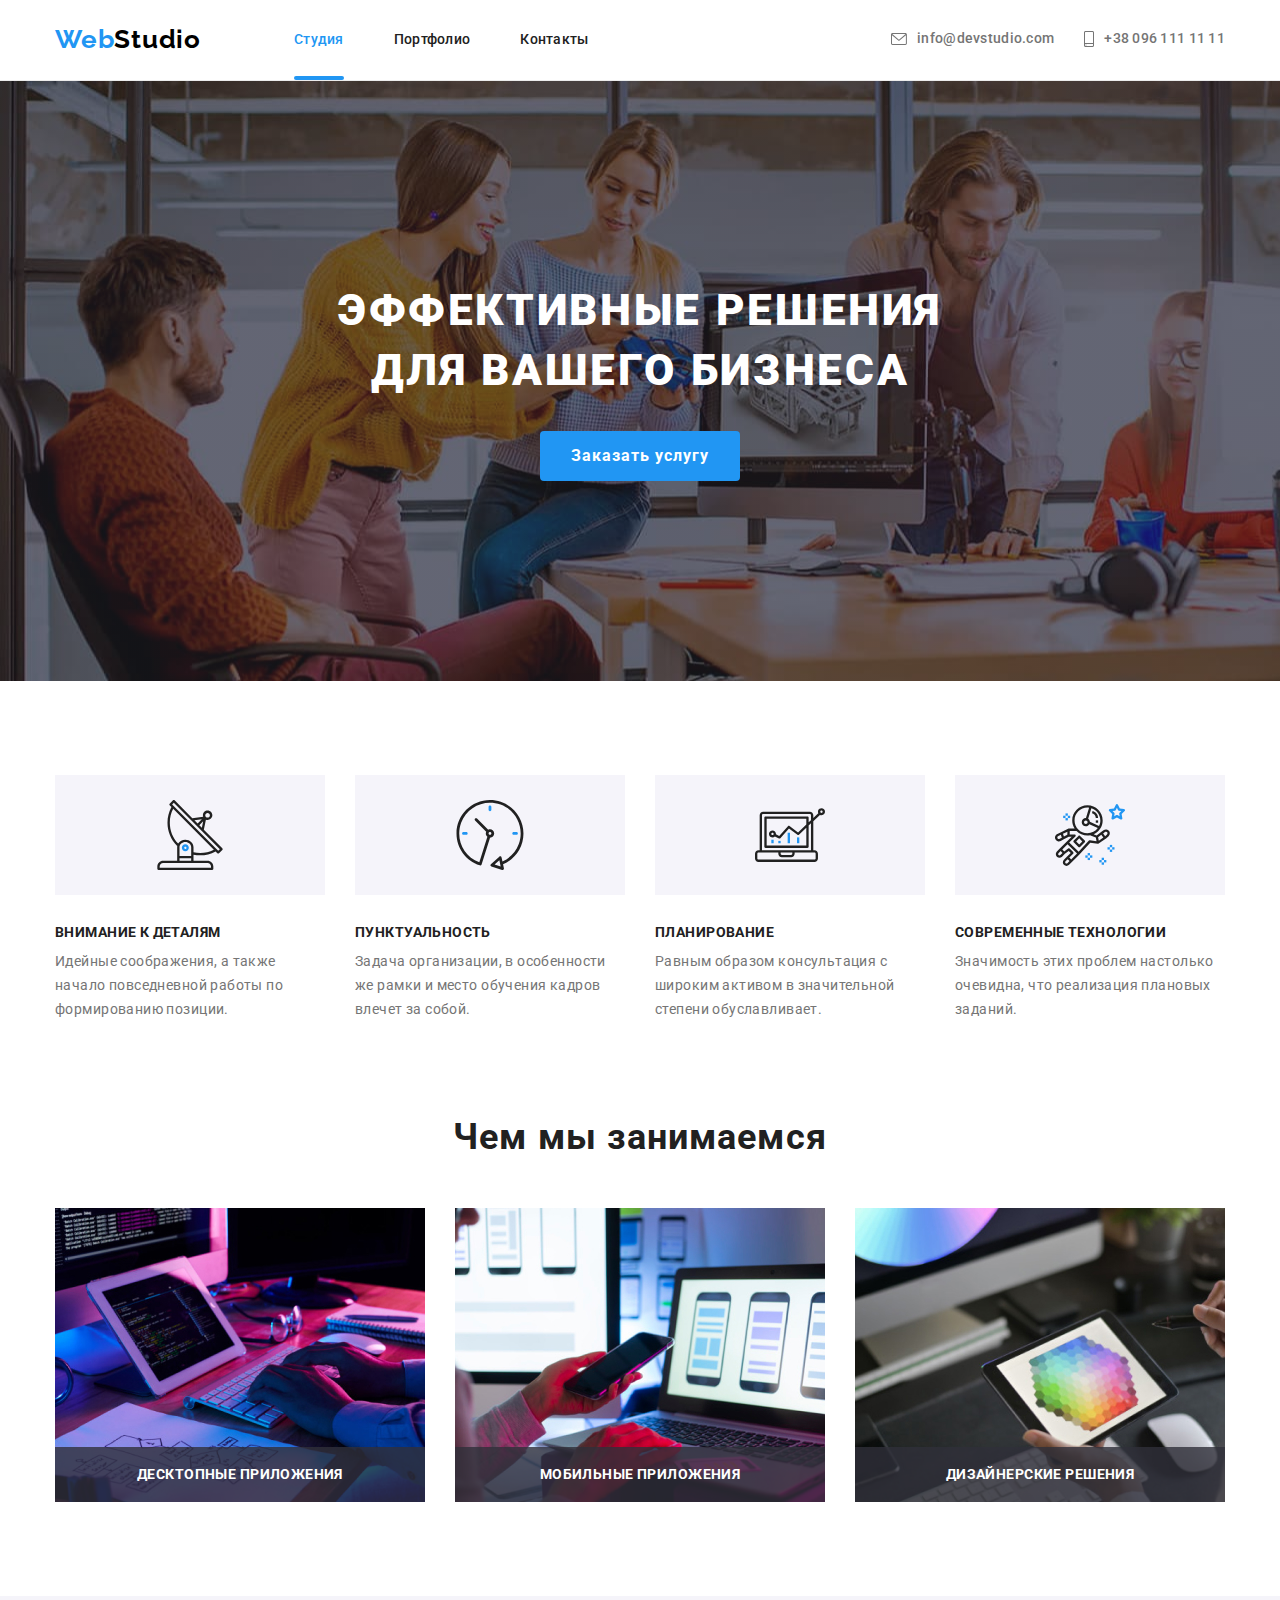
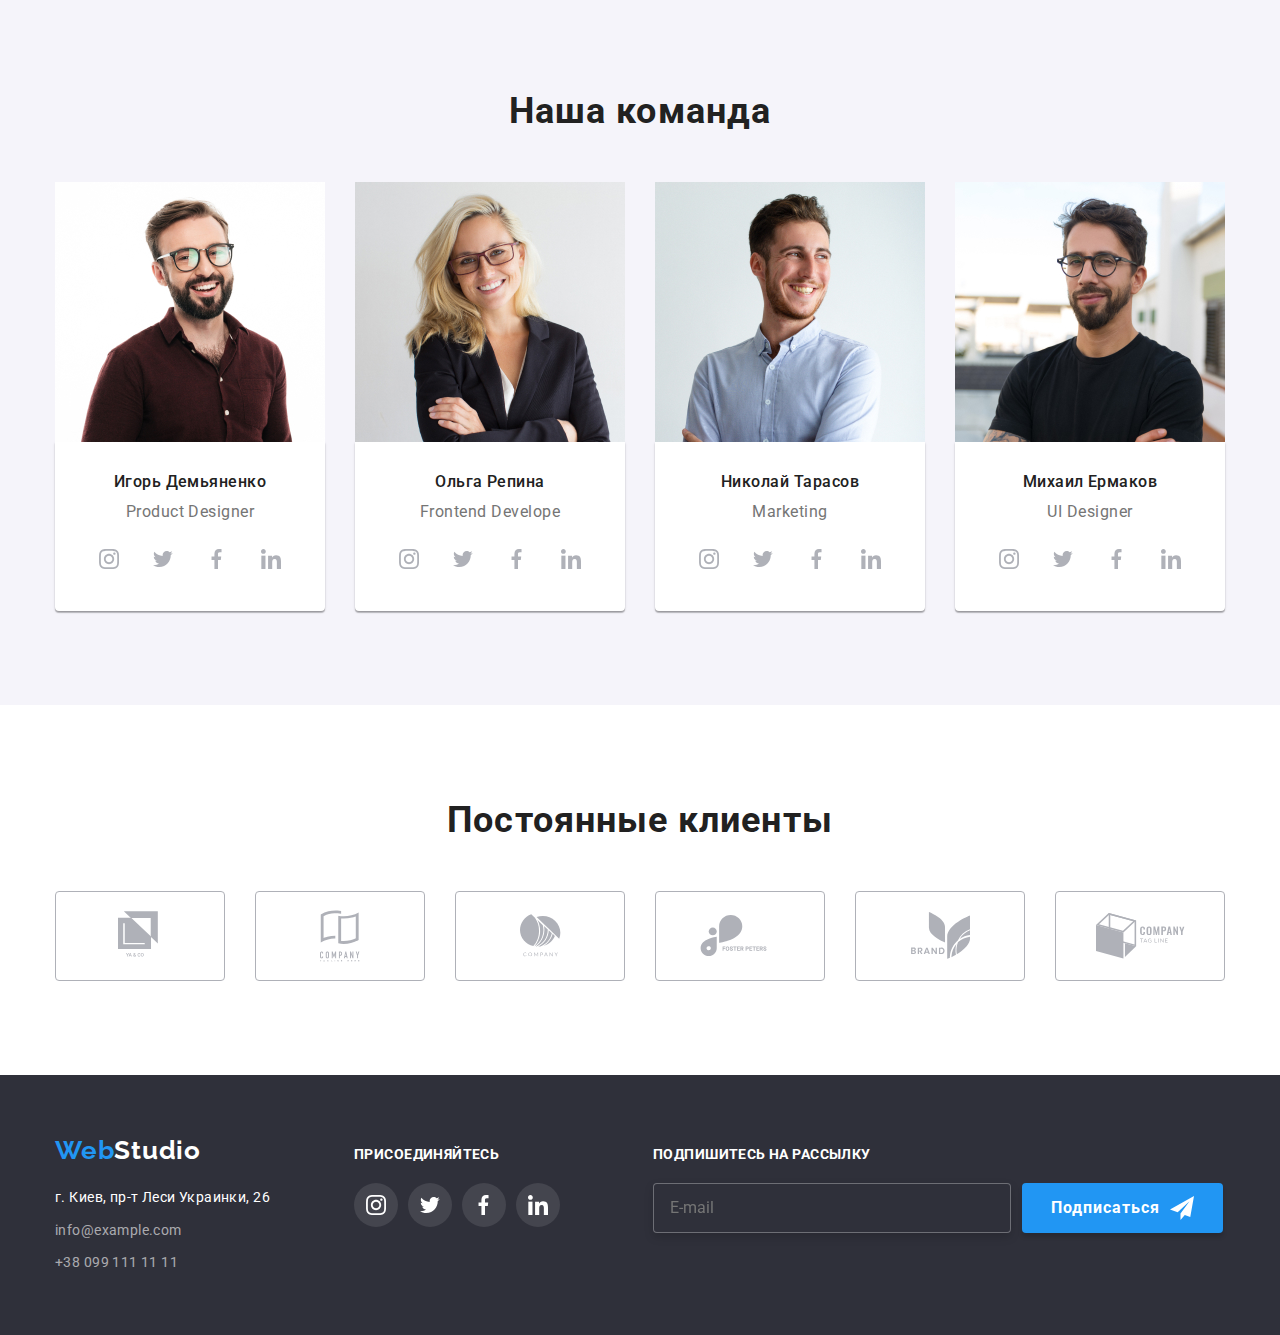
<file: index.html>
<!DOCTYPE html>
<html lang="ru">
<head>
    <meta charset="UTF-8">
    <meta name="viewport" content="width=device-width, initial-scale=1.0">
    <title>Webstudio</title>
    <link rel="preconnect" href="https://fonts.gstatic.com">
    <link href="https://fonts.googleapis.com/css2?family=Oleo+Script&family=Raleway:wght@700&family=Roboto:wght@400;500;700;900&display=swap" 
    rel="stylesheet">
    <link rel="stylesheet" href="https://cdnjs.cloudflare.com/ajax/libs/modern-normalize/1.0.0/modern-normalize.min.css">
    <link rel="stylesheet" href="./css/style.css" />
</head>
<body>
    <!--header-->
    <header class="header">
        <div class="container">
        <!--Навигация-->
        <nav class="navigation">
        <a class="logo" href="#"><span class="logo-accent">Web</span>Studio</a>
        <ul class="navigation-menu">
            <li class="navigation-menu-item">
                <a class="navigation-menu-link is-current" href="#">Студия</a>
            </li>
            <li class="navigation-menu-item">
                <a class="navigation-menu-link" href="./portfolio.html">Портфолио</a>
            </li>
            <li class="navigation-menu-item">
                <a class="navigation-menu-link" href="#">Контакты</a>
            </li>
        </ul>
        </nav>
        <!--Адресс-->
        <address class="contact">
            <a  class="contact-email" href="mailto:info@devstudio.com">
                <svg class="contact-icon" width="16px" height="12px">
                    <use href="imagens/sprite.svg#icon-envelope"></use>
                </svg>
                info@devstudio.com 
            </a>
            <a class="contact-phone" href="tell:+380961111111">
                <svg class="contact-icon" width="10px" height="16px">
                    <use href="imagens/sprite.svg#icon-smartphone"></use>
                </svg>
                +38 096 111 11 11
            </a>
        </address>
        </div>
     </header>


    <main>
        <!--Герой-->
        <section class="hero">
            <div class="container">
                <h1 class="title">Эффективные решения для вашего бизнеса</h1>
                <button class="button-hero" type="button" data-modal-open>Заказать услугу </button>
            </div>
        </section>
        <!--Секция 2 Преимущества-->
        <section class="section-advantages">
            <div class="container">
                <h2 class="visually-hidden">Преимущества</h2>
                <ul class="section-advantages-list">
                    <li class="section-advantages-item">
                        <div class="advantages-container">
                            <svg width="70px" height="70px">
                                <use href="imagens/sprite.svg#icon-antenna"></use>
                            </svg>
                        </div>
                        <h3 class="section-advantages-title">Внимание к деталям</h3>
                        <p class="section-advantages-text">Идейные соображения, а также начало повседневной работы по формированию позиции.</p>
                    </li>
                    <li class="section-advantages-item">
                        <div class="advantages-container">
                            <svg width="70px" height="70px">
                                <use href="imagens/sprite.svg#icon-clock"></use>
                            </svg>
                        </div>
                        <h3 class="section-advantages-title">Пунктуальность</h3>
                        <p class="section-advantages-text">Задача организации, в особенности же рамки и место обучения кадров влечет за собой.</p>
                    </li>
                    <li class="section-advantages-item">
                        <div class="advantages-container">
                            <svg width="70px" height="70px">
                                <use href="imagens/sprite.svg#icon-diagram"></use>
                            </svg>
                        </div>
                        <h3 class="section-advantages-title">Планирование</h3>
                        <p class="section-advantages-text">Равным образом консультация с широким активом в значительной степени обуславливает.</p>
                    </li>
                    <li class="section-advantages-item">
                        <div class="advantages-container">
                            <svg width="70px" height="70px">
                                <use href="imagens/sprite.svg#icon-astronaut"></use>
                            </svg>
                        </div>
                        <h3 class="section-advantages-title">Современные технологии</h3>
                        <p class="section-advantages-text">Значимость этих проблем настолько очевидна, что реализация плановых заданий.</p>
                    </li>
                </ul>
            </div>
        </section>

        <!--секция Чем мы занимаемся-->
        <section class="section-adout">
            <div class="container">
            <h2 class="subtitle">Чем мы занимаемся</h2>
            <ul class="section-adout-list">
                <li class="section-about-item">
                    <img class="section-adout-img" src="./imagens/main/img.jpg" alt="печатает на клавиатуре" width="370" height="294">
                    <div class="section-about-container">
                        <p class="section-adout-text">Десктопные приложения</p>
                    </div>
                </li>
                <li class="section-about-item">
                    <img class="section-adout-img" src="./imagens/main/img2.jpg" alt="смартфон в руке" width="370" height="294" >
                    <div class="section-about-container">
                        <p class="section-adout-text">Мобильные приложения</p>
                    </div>
                </li>
                <li class="section-about-item">
                    <img class="section-adout-img"  src="./imagens/main/img3.jpg" alt="работает на планшете" width="370" height="294">
                    <div class="section-about-container">
                        <p class="section-adout-text">Дизайнерские решения</p>
                    </div>
                </li>
            </ul>
            </div>
        </section>
        <!--Сотрудники-->
        <section class="section-workers">
            <div class="container">
                <h2 class="subtitle">Наша команда</h2>
           <ul class="section-workers-list">
               <li class="section-workers-item">
                   <img class="section-workers-img" src="./imagens/workers/ihor.jpg" alt="Игорь Демьяненко" width="270" height="260">
                   <div class="worker-card">
                   <h3 class="section-workers-title">Игорь Демьяненко</h3>
                   <p class="section-workers-text" lang="en">Product Designer</p>
                   <ul class="social-list-links">
                       <li class="social-item">
                           <a class="social-link" href="#">
                            <svg class="social-icon" width="20px" height="20px">
                                <use href="imagens/sprite.svg#icon-instagram"></use>
                             </svg>
                           </a>
                        </li>
                       <li class="social-item">
                           <a class="social-link" href="#">
                           <svg class="social-icon" width="20px" height="20px">
                             <use href="imagens/sprite.svg#icon-twitter"></use>
                           </svg>
                          </a>
                        </li>
                       <li class="social-item">
                           <a class="social-link" href="#">
                           <svg class="social-icon" width="20px" height="20px">
                             <use href="imagens/sprite.svg#icon-facebook"></use>
                           </svg>
                          </a>
                        </li>
                       <li class="social-item">
                           <a class="social-link" href="#">
                           <svg class="social-icon" width="20px" height="20px">
                             <use href="imagens/sprite.svg#icon-linkedin"></use>
                            </svg>
                           </a>
                        </li>
                   </ul>
                  </div>
               </li>
               <li class="section-workers-item">
                   <img class="section-workers-img" src="./imagens/workers/olha.jpg" alt="Ольга Репина" width="270" height="260">
                   <div class="worker-card">
                   <h3 class="section-workers-title">Ольга Репина</h3>
                   <p class="section-workers-text" lang="en">Frontend Develope</p>
                   <ul class="social-list-links">
                    <li class="social-item">
                        <a class="social-link" href="#">
                         <svg class="social-icon" width="20px" height="20px">
                             <use href="imagens/sprite.svg#icon-instagram"></use>
                          </svg>
                        </a>
                     </li>
                    <li class="social-item">
                        <a class="social-link" href="#">
                        <svg class="social-icon" width="20px" height="20px">
                          <use href="imagens/sprite.svg#icon-twitter"></use>
                        </svg>
                       </a>
                     </li>
                    <li class="social-item">
                        <a class="social-link" href="#">
                        <svg class="social-icon" width="20px" height="20px">
                          <use href="imagens/sprite.svg#icon-facebook"></use>
                        </svg>
                       </a>
                     </li>
                    <li class="social-item">
                        <a class="social-link" href="#">
                        <svg class="social-icon" width="20px" height="20px">
                          <use href="imagens/sprite.svg#icon-linkedin"></use>
                         </svg>
                        </a>
                     </li>
                </ul>
                   </div>
               </li>
               <li class="section-workers-item">
                   <img class="section-workers-img" src="./imagens/workers/kolya.jpg" alt="Николай Тарасов" width="270" height="260">
                   <div class="worker-card">
                   <h3 class="section-workers-title">Николай Тарасов</h3>
                   <p class="section-workers-text" lang="en">Marketing</p>
                   <ul class="social-list-links">
                    <li class="social-item">
                        <a class="social-link" href="#">
                         <svg class="social-icon" width="20px" height="20px">
                             <use href="imagens/sprite.svg#icon-instagram"></use>
                          </svg>
                        </a>
                     </li>
                    <li class="social-item">
                        <a class="social-link" href="#">
                        <svg class="social-icon" width="20px" height="20px">
                          <use href="imagens/sprite.svg#icon-twitter"></use>
                        </svg>
                       </a>
                     </li>
                    <li class="social-item">
                        <a class="social-link" href="">
                        <svg class="social-icon" width="20px" height="20px">
                          <use href="imagens/sprite.svg#icon-facebook"></use>
                        </svg>
                       </a>
                     </li>
                    <li class="social-item">
                        <a class="social-link" href="">
                        <svg class="social-icon" width="20px" height="20px">
                          <use href="imagens/sprite.svg#icon-linkedin"></use>
                         </svg>
                        </a>
                     </li>
                </ul>
                   </div>
               </li>
               <li class="section-workers-item">
                   <img class="section-workers-img" src="./imagens/workers/misha.jpg" alt="Михаил Ермаков" width="270" height="260">
                   <div class="worker-card">
                   <h3 class="section-workers-title">Михаил Ермаков</h3>
                   <p class="section-workers-text" lang="en">UI Designer</p>
                   <ul class="social-list-links">
                    <li class="social-item">
                        <a class="social-link" href="#">
                         <svg class="social-icon" width="20px" height="20px">
                             <use href="imagens/sprite.svg#icon-instagram"></use>
                          </svg>
                        </a>
                     </li>
                    <li class="social-item">
                        <a class="social-link" href="#">
                        <svg class="social-icon" width="20px" height="20px">
                          <use href="imagens/sprite.svg#icon-twitter"></use>
                        </svg>
                       </a>
                     </li>
                    <li class="social-item">
                        <a class="social-link" href="#">
                        <svg class="social-icon" width="20px" height="20px">
                          <use href="imagens/sprite.svg#icon-facebook"></use>
                        </svg>
                       </a>
                     </li>
                    <li class="social-item">
                        <a class="social-link" href="#">
                        <svg class="social-icon" width="20px" height="20px">
                          <use href="imagens/sprite.svg#icon-linkedin"></use>
                         </svg>
                        </a>
                     </li>
                </ul>
                   </div>
               </li>
           </ul>
            </div>
           
        </section>

<!-- Постоянные клиенты -->
        <section class="clients">
            <div class="container">
              <h2 class="subtitle">Постоянные клиенты</h2>
               <ul class="clients-list">
                   <li class="clients-item">
                       <a class="clients-link" href="#">
                           <svg class="clients-icon" width="44px" height="49px"> 
                           <use href="imagens/sprite.svg#icon-logo-yaco"></use>
                           </svg>
                       </a>
                   </li>
                   <li class="clients-item">
                       <a class="clients-link" href="#">
                           <svg class="clients-icon" width="40px" height="52px"> 
                           <use href="imagens/sprite.svg#icon-logo-companyhere"></use>
                           </svg>
                       </a>
                   </li>
                   <li class="clients-item">
                       <a class="clients-link" href="#">
                           <svg class="clients-icon" width="41px" height="43px"> 
                           <use href="imagens/sprite.svg#icon-logo-company"></use>
                           </svg>
                       </a>
                   </li>
                   <li class="clients-item">
                       <a class="clients-link" href="#">
                           <svg class="clients-icon" width="80px" height="42px"> 
                           <use href="imagens/sprite.svg#icon-logo-foster"></use>
                           </svg>
                       </a>
                   </li>
                   <li class="clients-item">
                       <a class="clients-link" href="#">
                           <svg class="clients-icon" width="59px" height="47px"> 
                           <use href="imagens/sprite.svg#icon-logo-brand"></use>
                           </svg>
                       </a>
                   </li>
                   <li class="clients-item">
                       <a class="clients-link" href="#">
                           <svg class="clients-icon" width="89px" height="46px"> 
                               <use href="imagens/sprite.svg#icon-logo-companytagline"></use>
                           </svg>
                       </a>
                   </li>
               </ul>
            </div>
        </section>

    </main>

    <!--Подвал-->
    <footer class="footer">
      <div class="container">
        <div class="footer-adress-container">
            <a class="logo-footer" href="#"><span class="logo-accent">Web</span>Studio</a>
        <address class="footer-contact">
                <p class="address">г. Киев, пр-т Леси Украинки, 26</p>
            <ul>
                <li class="footer-contact-item"><a class="footer-contact-email" href="mailto:info@example.com">info@example.com</a></li>
                <li class="footer-contact-item"><a class="footer-contact-phone" href="tell:+380991111111">+38 099 111 11 11</a></li>
            </ul>
        </address>
        </div>
        
      
   <div class="footer-social-links">
    <p class="slogan">присоединяйтесь</p>
    <ul class="social-list-links">
        <li class="social-item">
            <a class="social-link" href="#">
             <svg class="social-icon" width="20px" height="20px">
                 <use href="imagens/sprite.svg#icon-instagram"></use>
              </svg>
            </a>
         </li>
        <li class="social-item">
            <a class="social-link" href="#">
            <svg class="social-icon" width="20px" height="20px">
              <use href="imagens/sprite.svg#icon-twitter"></use>
            </svg>
           </a>
         </li>
        <li class="social-item">
            <a class="social-link" href="#">
            <svg class="social-icon" width="20px" height="20px">
              <use href="imagens/sprite.svg#icon-facebook"></use>
            </svg>
           </a>
         </li>
        <li class="social-item">
            <a class="social-link" href="#">
            <svg class="social-icon" width="20px" height="20px">
              <use href="imagens/sprite.svg#icon-linkedin"></use>
             </svg>
            </a>
         </li>
    </ul>
   </div>

   <div class="footer-form-group">
      <p class="slogan-form">Подпишитесь на рассылку</p>
      <form class="footer-form" action="#" method="post">
          <input class="footer-form-input" type="email" name="email" placeholder="E-mail">
          <button class="button-subscribe" type="submit">
              <span class="subscribe">Подписаться</span>
              <svg width="24px" height="24px">
                  <use href="imagens/sprite.svg#icon-icon-send"></use>
              </svg>
            </button>
      </form>
</div>

      </div>
            
    </footer>
      <!-- Модальное окно -->
    <div class="backdrop is-hidden" data-modal>
        <div class="modal">
           <button class="close-btn" data-modal-close type="button">
               <svg width="18px" height="18px">
                   <use href="imagens/sprite.svg#icon-close"></use>
               </svg>
           </button>

           <p class="modal-slogan">Оставьте свои данные, мы вам перезвоним</p>
           <form class="modal-form">
               <label class="modal-label">Имя
                <span class="modal-form-input-wrapper">
                    <input class="modal-form-input"  type="text" name="user-name">
                    <svg class="modal-form-icon" width="18px" height="18px">
                        <use href="imagens/sprite.svg#icon-person"></use>
                    </svg>
                </span>
               </label>
               

                <label class="modal-label">Телефон
                    <span class="modal-form-input-wrapper">
                        <input class="modal-form-input" type="tel" name="tel">
                        <svg class="modal-form-icon" width="18px" height="18px">
                            <use href="imagens/sprite.svg#icon-phone-black"></use>
                        </svg>
                    </span>
                 </label>

                 <label class="modal-label">Почта
                     <span class="modal-form-input-wrapper">
                        <input class="modal-form-input" type="email" name="email" >
                        <svg class="modal-form-icon" width="18px" height="18px">
                            <use href="imagens/sprite.svg#icon-email-black"></use>
                        </svg>
                     </span>
                 </label>
         
                <label class="modal-label" >Комментарий
                    <textarea placeholder="Введите текст"class="modal-form-comment"name="comment"></textarea>
                </label>
               
                 <input class="modal-form-checkbox visually-hidden" id="user-policy" type="checkbox" name="user-policy" value="acceppt-policy">
                 <label class="modal-policy-text" for="user-policy" modal-form-policy>Соглашаюсь с рассылкой и принимаю <a class="modal-policy-text-link" href="#"> Условия договора</a></label>
                 

                 <button class="modal-form-button" type="submit">Отправить</button>

           </form>
        </div>
    </div>

    <script src="./js/modal.js"></script>

</body>
</html>
</file>
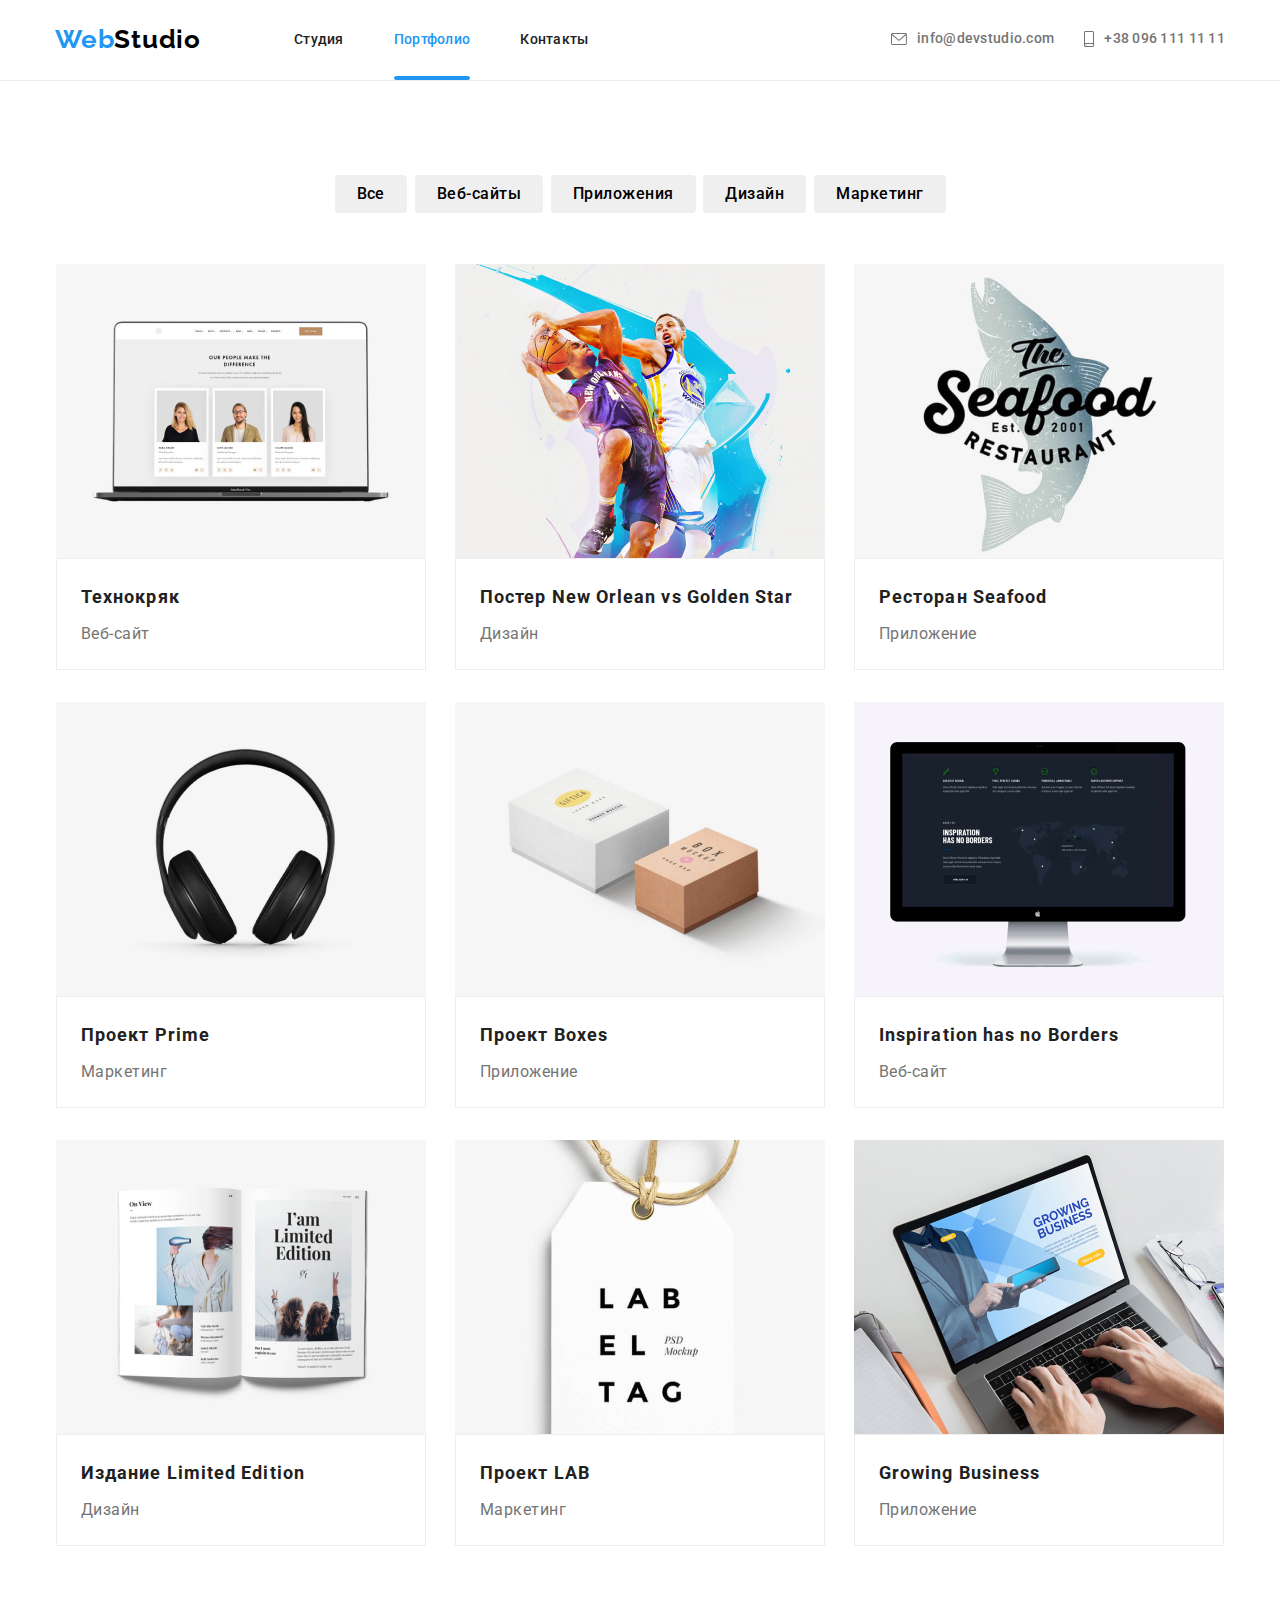
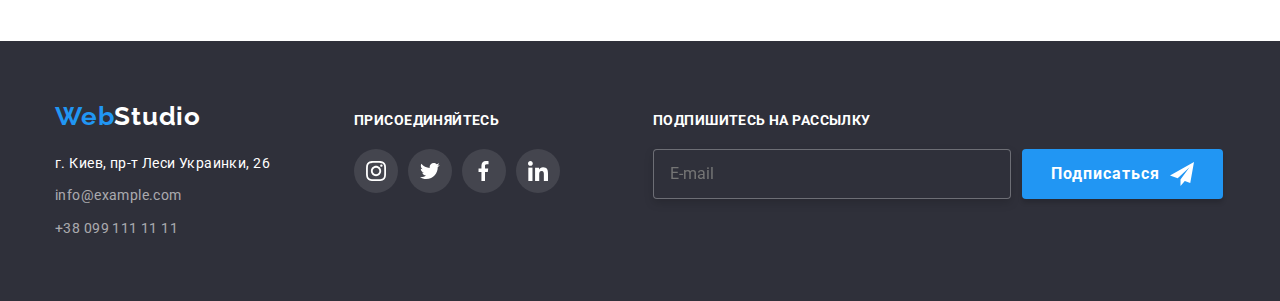
<file: portfolio.html>
<!DOCTYPE html>
<html lang="ru">
<head>
    <meta charset="UTF-8">
    <meta name="viewport" content="width=device-width, initial-scale=1.0">
    <title>Portfolio</title>
    <link rel="preconnect" href="https://fonts.gstatic.com">
    <link href="https://fonts.googleapis.com/css2?family=Oleo+Script&family=Raleway:wght@700&family=Roboto:wght@400;500;700;900&display=swap" 
     rel="stylesheet">
     <link rel="stylesheet" href="https://cdnjs.cloudflare.com/ajax/libs/modern-normalize/1.0.0/modern-normalize.min.css">
    <link rel="stylesheet" href="./css/style.css" />
</head>
<body>
     <!--header-->
    <header class="header">
        <div class="container">
            <!--Навигация-->
        <nav class="navigation">
            <a class="logo" href="#"><span class="logo-accent">Web</span>Studio</a>
            <ul class="navigation-menu">
                <li class="navigation-menu-item">
                    <a class="navigation-menu-link" href="./index.html">Студия</a>
                </li>
                <li class="navigation-menu-item">
                    <a class="navigation-menu-link is-current" href="./portfolio.html">Портфолио</a>
                </li>
                <li class="navigation-menu-item">
                    <a class="navigation-menu-link" href="#">Контакты</a>
                </li>
            </ul>
            </nav>
           <!--Адресс-->
        <address class="contact">
            <a  class="contact-email" href="mailto:info@devstudio.com">
                <svg class="contact-icon" width="16px" height="12px">
                    <use href="imagens/sprite.svg#icon-envelope"></use>
                </svg>
                info@devstudio.com 
            </a>
            <a class="contact-phone" href="tell:+380961111111">
                <svg class="contact-icon" width="10px" height="16px">
                    <use href="imagens/sprite.svg#icon-smartphone"></use>
                </svg>
                +38 096 111 11 11
            </a>
        </address>
        
     </header>

     <!--Main-->
    <main class="main-footer"> 
        <div class="container">
            <h1 class="visually-hidden">Портфолио</h1>
            <!--Кнопки-->
                <ul class="buttons-list">
                    <li class="button-item"><button class="button-portfolio" type="button">Все</button></li>
                    <li class="button-item"><button class="button-portfolio" type="button">Веб-сайты</button></li>
                    <li class="button-item"><button class="button-portfolio" type="button">Приложения</button></li>
                    <li class="button-item"><button class="button-portfolio" type="button">Дизайн</button></li>
                    <li class="button-item"><button class="button-portfolio" type="button">Маркетинг</button></li>
                </ul>
            <!--Наши работы(список картинок)-->
            <ul class="work-examples-list">
                <li class="work-examples-item">
                    <a class="work-examples-link" href="">
                        <div class="overlay-wrapper">
                            <img class="work-examples-img" src="./imagens/portfolio/laptop1.jpg" alt="открытый ноутбук" width="370" height="294">
                            <p class="overlay">Технокряк это современная площадка распространения коронавируса. Компании используют эту платформу для цифрового шпионажа и атак на защищённые сервера конкурентов.</p>
                        </div>
                        <div class="card-content">
                        <h2 class="work-examples-title">Технокряк</h2>
                        <p class="work-examples-text">Веб-сайт</p>
                        </div>
                    </a>
                    
                </li>
                <li class="work-examples-item">
                    <a class="work-examples-link" href="">
                        <div class="overlay-wrapper">
                            <img class="work-examples-img" src="./imagens/portfolio/bassketboll2.jpg" alt="два баскетболиста с мячом" width="370" height="294">
                            <p class="overlay">Технокряк это современная площадка распространения коронавируса. Компании используют эту платформу для цифрового шпионажа и атак на защищённые сервера конкурентов.</p>
                        </div>
                        <div class="card-content">
                        <h2 class="work-examples-title">Постер New Orlean vs Golden Star</h2>
                        <p class="work-examples-text">Дизайн</p>
                       </div>
                    </a>
                    
                </li>
                <li class="work-examples-item">
                    <a class="work-examples-link" href="">
                        <div class="overlay-wrapper">
                            <img class="work-examples-img" src="./imagens/portfolio/seafood3.jpg" alt="логотип ресторана" width="370" height="294">
                            <p class="overlay">Технокряк это современная площадка распространения коронавируса. Компании используют эту платформу для цифрового шпионажа и атак на защищённые сервера конкурентов.</p>
                        </div>
                        <div class="card-content">
                        <h2 class="work-examples-title">Ресторан Seafood</h2>
                        <p class="work-examples-text">Приложение</p>
                        </div>
                    </a>
                    
                </li>
                <li class="work-examples-item">
                    <a class="work-examples-link" href="">
                        <div class="overlay-wrapper">
                            <img class="work-examples-img" src="./imagens/portfolio/headphone4.jpg" alt="наушники" width="370" height="294">
                            <p class="overlay">Технокряк это современная площадка распространения коронавируса. Компании используют эту платформу для цифрового шпионажа и атак на защищённые сервера конкурентов.</p>
                        </div>
                        <div class="card-content">
                        <h2 class="work-examples-title">Проект Prime</h2>
                        <p class="work-examples-text">Маркетинг</p>
                        </div>
                    </a>
                    
                </li>
                <li class="work-examples-item">
                    <a class="work-examples-link" href="">
                        <div class="overlay-wrapper">
                            <img class="work-examples-img" src="./imagens/portfolio/boxes5.jpg" alt="две коробки" width="370" height="294">
                            <p class="overlay">Технокряк это современная площадка распространения коронавируса. Компании используют эту платформу для цифрового шпионажа и атак на защищённые сервера конкурентов.</p>
                        </div>
                        <div class="card-content">
                        <h2 class="work-examples-title">Проект Boxes</h2>
                        <p class="work-examples-text">Приложение</p>
                        </div>
                    </a>
                    
                </li>
                <li class="work-examples-item">
                    <a class="work-examples-link" href="">
                        <div class="overlay-wrapper">
                            <img class="work-examples-img" src="./imagens/portfolio/comp6.jpg" alt="экран компьютера" width="370" height="294">
                            <p class="overlay">Технокряк это современная площадка распространения коронавируса. Компании используют эту платформу для цифрового шпионажа и атак на защищённые сервера конкурентов.</p>
                        </div>
                        <div class="card-content">
                        <h2 class="work-examples-title" lang="en">Inspiration has no Borders</h2>
                        <p class="work-examples-text">Веб-сайт</p>
                        </div>
                    </a>
                    
                </li>
                <li class="work-examples-item">
                    <a class="work-examples-link" href="">
                        <div class="overlay-wrapper">
                            <img class="work-examples-img" src="./imagens/portfolio/book7.jpg" alt="открытая книга" width="370" height="294">
                            <p class="overlay">Технокряк это современная площадка распространения коронавируса. Компании используют эту платформу для цифрового шпионажа и атак на защищённые сервера конкурентов.</p>
                        </div>
                        <div class="card-content">
                        <h2 class="work-examples-title">Издание Limited Edition</h2>
                        <p class="work-examples-text">Дизайн</p>
                        </div>
                    </a>
                    
                </li>
                <li class="work-examples-item">
                    <a class="work-examples-link" href="">
                        <div class="overlay-wrapper">
                            <img class="work-examples-img" src="./imagens/portfolio/labeltag8.jpg" alt="значок" width="370" height="294">
                            <p class="overlay">Технокряк это современная площадка распространения коронавируса. Компании используют эту платформу для цифрового шпионажа и атак на защищённые сервера конкурентов.</p>
                        </div>
                        <div class="card-content">
                        <h2 class="work-examples-title">Проект LAB</h2>
                        <p class="work-examples-text">Маркетинг</p>
                        </div>
                    </a>
                    
                </li>
                <li class="work-examples-item">
                    <a class="work-examples-link" href="">
                        <div class="overlay-wrapper">
                            <img class="work-examples-img" src="./imagens/portfolio/laptop9.jpg" alt="печатает на клавиатуре ноутбука" width="370" height="294">
                            <p class="overlay">Технокряк это современная площадка распространения коронавируса. Компании используют эту платформу для цифрового шпионажа и атак на защищённые сервера конкурентов.</p>
                        </div>
                        <div class="card-content">
                        <h2 class="work-examples-title" lang="en">Growing Business</h2>
                        <p class="work-examples-text">Приложение</p>
                        </div>
                    </a>
                    
                </li>
            </ul>
        </div>
       
    </main>

 <!--Подвал-->
 <footer class="footer">
    <div class="container">
      <div class="footer-adress-container">
          <a class="logo-footer" href="#"><span class="logo-accent">Web</span>Studio</a>
      <address class="footer-contact">
              <p class="address">г. Киев, пр-т Леси Украинки, 26</p>
          <ul>
              <li class="footer-contact-item"><a class="footer-contact-email" href="mailto:info@example.com">info@example.com</a></li>
              <li class="footer-contact-item"><a class="footer-contact-phone" href="tell:+380991111111">+38 099 111 11 11</a></li>
          </ul>
      </address>
      </div>
      
    
 <div class="footer-social-links">
  <p class="slogan">присоединяйтесь</p>
  <ul class="social-list-links">
      <li class="social-item">
          <a class="social-link" href="">
           <svg class="social-icon" width="20px" height="20px">
               <use href="imagens/sprite.svg#icon-instagram"></use>
            </svg>
          </a>
       </li>
      <li class="social-item">
          <a class="social-link" href="">
          <svg class="social-icon" width="20px" height="20px">
            <use href="imagens/sprite.svg#icon-twitter"></use>
          </svg>
         </a>
       </li>
      <li class="social-item">
          <a class="social-link" href="">
          <svg class="social-icon" width="20px" height="20px">
            <use href="imagens/sprite.svg#icon-facebook"></use>
          </svg>
         </a>
       </li>
      <li class="social-item">
          <a class="social-link" href="">
          <svg class="social-icon" width="20px" height="20px">
            <use href="imagens/sprite.svg#icon-linkedin"></use>
           </svg>
          </a>
       </li>
  </ul>
 </div>

    
 <div class="footer-form-group">
    <p class="slogan-form">Подпишитесь на рассылку</p>
    <form class="footer-form" action="#" method="post">
        <input class="footer-form-input" type="email" name="email" placeholder="E-mail">
        <button class="button-subscribe" type="submit">
            <span class="subscribe">Подписаться</span>
            <svg width="24px" height="24px">
                <use href="imagens/sprite.svg#icon-icon-send"></use>
            </svg>
          </button>
    </form>
</div>
    
          
 </div>
  </footer>

</body>
</html>
</file>
<file: css/style.css>
:root{
  --main-font: "Roboto" , sans-serif;
  --secondary-font: "Raleway", sans-serif ;
  --accent-color: #212121;
  --secondary-color:#757575;
}


body{
  font-family: var(--main-font);
  color: var(--accent-color);
}

h1,
h2,
h3,
h4,
h5,
h6,
p{
  margin: 0;
}

ul{
  list-style: none;
  margin: 0;
  padding: 0;
}

img{
  display: block;
}

a{
  text-decoration: none;
}

.container{
  width: 1200px;
  margin-left: auto;
  margin-right: auto;
  padding-left: 15px;
  padding-right: 15px;
}

 /* =======================COMPONENTS=========================*/
  .visually-hidden {
    position: absolute;
    width: 1px;
    height: 1px;
    margin: -1px;
    border: 0;
    padding: 0;
    
    white-space: nowrap;
    clip-path: inset(100%);
    clip: rect(0 0 0 0);
    overflow: hidden;
  }
  
.logo-accent{
    color: #2196F3;
  }

  .navigation-menu-link.is-current{
    color: #2196F3;
  }
  /* =====================END COMPONENTS======================*/

   /* =======================HEADER=========================*/

    .header{
      padding-top: 24px;
      padding-bottom: 25px;
      border-bottom-width: 1px;
      border-bottom-style: solid;
      border-bottom-color:  #ececec;;
    }

    .header>.container{
      display: flex;
      align-items: center;
    }

    .navigation{
      display: flex;
      align-items: center;
    }

    .navigation-menu{
      display: flex;
      align-items: center; 
    }

    .header .logo{
      margin-right: 93px;
    }

    .header .contact{
      margin-left: auto;
      display: flex;
      align-items: center;
      
    }
    .header .contact-email{
      margin-right: 30px;
    }

   .logo{   
    font-family: var(--secondary-font);
    font-weight: bold;
    font-size: 26px;
    line-height: 1.19;
    letter-spacing: 0.03em;
    color:#000000;
    text-decoration: none;
  }

  .navigation-menu-item:not(:last-child){
    margin-right: 50px;
  }

.navigation-menu-link{
   font-size: 14px;
   font-weight: 500;
   line-height: 1.14;
   letter-spacing: 0.02em;
   text-align: left;
   color: var(--accent-color);
   text-decoration: none;

   position: relative;
   padding-bottom: 32px;
   padding-top: 32px;
   transition: color 250ms cubic-bezier(0.4, 0, 0.2, 1);
}

.navigation-menu-link:hover,
.navigation-menu-link:focus,
.contact-email:hover,
.contact-email:focus,
.contact-phone:hover,
.contact-phone:focus{
  color:  #2196F3;
}

.contact-phone,
.contact-email{
   font-style: normal;
   font-family: var(--main-font);
   font-size: 14px;
   font-weight: 500;
   line-height: 1.14;
   letter-spacing: 0.02em;
   text-align: left;
   color: var(--secondary-color);
   text-decoration: none;

   display: flex;
   align-items: center;
   transition: color 250ms cubic-bezier(0.4, 0, 0.2, 1);

  }

  .contact-icon{
    margin-right: 10px;
    fill: currentColor;
    
  }

  .is-current::after{
    display: inline-block;
    content: "";
    background: #2196F3;
    border-radius: 2px;
    height: 4px;
    width: 100%;

    position: absolute;
    bottom: -1px;
    left: 0;
  }
  



   /* =====================END HEADER======================*/

   /* ========================HERO==========================*/
.hero{
    padding-top: 200px;
    padding-bottom: 200px;
    background-color: #2F303A;
    background-image: linear-gradient(
      rgba(47, 48, 58, 0.4),
      rgba(47, 48, 58, 0.4)
      ), 
    url(../imagens/hero/hero.jpg);
    background-repeat: no-repeat;
    background-size: cover;
  }

.title{
   font-family:var(--main-font);
   font-weight: 900;
   font-size: 44px;
   line-height: 1.36;
   text-align: center;
   letter-spacing: 0.06em;
   text-transform: uppercase;
   color: #FFFFFF;

   margin-right: auto;
   margin-left: auto;
   width: 696px;
   margin-bottom: 30px;
  } 

.button-hero{
  font-family: var(--main-font);
   font-weight: bold;
   font-size: 16px;
   line-height: 1.87;
   text-align: center;
   letter-spacing: 0.06em;
   color: #FFFFFF;
   background-color:#2196F3 ;

   min-width: 200px;
   padding-top: 10px;
   padding-bottom: 10px;
   display:block;
   margin: 0 auto;
   border: none;
   cursor: pointer;
   border-radius: 4px;
  }
  
/* =======================END HERO======================*/

 /* ========================MAIN=======================*/
/*=== ПРЕИМУЩЕСТВА ===*/
 .section-advantages{
  padding-top: 94px;
  padding-bottom: 94px;
}
.section-advantages-list{
  display: flex;
  align-items: center;
  justify-content: space-between;
}

.section-advantages-item{
  width: 270px;
}


.subtitle{
  font-weight: bold;
  font-size: 36px;
  line-height: 1.17;
  text-align: center;
  letter-spacing: 0.03em;

  margin-bottom: 50px;
}

.section-advantages-title{
  font-weight: bold;
  font-size: 14px;
  line-height: 1.14;
  letter-spacing: 0.03em;
  text-transform: uppercase;

  margin-bottom: 10px;
}

.section-advantages-text{
  font-weight: normal;
  font-size: 14px;
  line-height: 1.71;
  letter-spacing: 0.03em;
  color: var(--secondary-color);  
}

.advantages-container{
  display: flex;
  justify-content: center;
  align-items: center;
  background-color: #F5F4FA;
  margin-bottom: 30px;
  height: 120px;
}
/*======= Чем мы занимаемся =======*/
.section-adout{
  padding-bottom: 94px;
}

.section-adout-list{
  display: flex;
  justify-content: space-between;
}

/* Текст на картинке */
.section-adout-text{
  font-family:var(--main-font);
  font-weight: bold;
  font-size: 14px;
  line-height: 1.14px;
  text-align: center;
  letter-spacing: 0.03em;
  text-transform: uppercase;
  color: #FFFFFF;
  padding-top: 27px;
  padding-bottom: 27px;
}

.section-about-container{
  background: rgba(47, 48, 58, 0.8);
  width: 100%;
  bottom: 0;
  left: 0;

  position: absolute;
}

.section-about-item{
  position: relative;
}

/* =====СОТРУДНИКИ===== */
.section-workers{
  background-color: #F5F4FA;
  padding-top: 94px;
  padding-bottom: 94px;
}

.section-workers-list{
  display: flex;
  justify-content: space-between;
}

.section-workers-title{
  font-weight: 500;
  font-size: 16px;
  line-height: 1.19;
  text-align: center;
  letter-spacing: 0.03em;

  margin-bottom: 10px;
}

.section-workers-text{
  font-weight: normal;
  font-size: 16px;
  line-height: 1.19;
  text-align: center;
  letter-spacing: 0.03em;
  color: var(--secondary-color);
  margin-bottom: 16px;
  
}

.social-list-links{
  display: flex;
  justify-content: center;
}

.social-item:not(:last-child){
  margin-right: 10px;
}

.social-link{
  display: flex;
  justify-content: center;
  align-items: center;
  width: 44px;
  height: 44px;
  color: #afb1b8;
  border-radius: 50%;

  transition: color 250ms cubic-bezier(0.4, 0, 0.2, 1);
}



.social-link:hover,
.social-link:focus{
  color:#FFFFFF;
  background-color: #2196F3;
}

.social-icon{
  fill: currentColor;
}

.worker-card{
  border-radius: 0px 0px 4px 4px;
  box-shadow: 0px 1px 3px rgba(0, 0, 0, 0.12), 0px 1px 1px rgba(0, 0, 0, 0.14), 0px 2px 1px rgba(0, 0, 0, 0.2);
  padding-top: 30px;
  padding-bottom: 30px;
  background-color: #FFFFFF;

}

/*==== Постоянные клиенты=====  */
.clients{
  padding-top: 94px;
  padding-bottom: 94px;
}

.clients-list{
  display: flex;
}

.clients-link{
  justify-content: center;
  align-items: center;
  display: flex;
  width: 170px;
  height: 90px;
  border: 1px solid #AFB1B8;
  border-radius: 4px;
  color: #AFB1B8 ;

  transition: color 250ms cubic-bezier(0.4, 0, 0.2, 1);
}

.clients-link:hover,
.clients-link:focus{
  border: 1px solid #2196F3;
  color:#2196F3
}  

.clients-icon{
  fill: currentColor;
}

.clients-item:not(:last-child){
  margin-right: 30px;
}



/* ========================END MAIN========================*/

/* ==========================FOOTER=======================*/
.footer{
  background-color: #2F303A;
  padding-top: 60px;
  padding-bottom: 60px;
}

.footer > .container{
  display: flex;
  align-items: baseline;
}

.footer-adress-container{
  margin-right: 84px;
}

.footer-social-links{
  margin-right: 93px;
}

.address{
  font-style: normal;
  font-weight: normal;
  font-size: 14px;
  line-height: 1.71;
  letter-spacing: 0.03em;
  color: #FFFFFF;

  display: block;
  margin-bottom: 9px;
}

.footer-contact-email{
  display: block;
  margin-bottom: 9px;
}

.footer-contact-phone,
.footer-contact-email{
  font-style: normal;
  font-weight: normal;
  font-size: 14px;
  line-height: 1.71;
  letter-spacing: 0.03em;
  color: rgba(255, 255, 255, 0.6);
  text-decoration: none;
}

.logo-footer{
  font-family: var(--secondary-font);
  font-weight: bold;
  font-size: 26px;
  line-height: 1.19;
  letter-spacing: 0.03em;
  color:#FFFFFF;
  text-decoration: none;

  display: block;
  margin-bottom: 20px;
}

.slogan{
  font-family: var(--main-font);
font-weight: bold;
font-size: 14px;
line-height: 1.14;
letter-spacing: 0.03em;
text-transform: uppercase;
color: #FFFFFF;
margin-bottom: 20px;
}

.footer .social-link{
  background-color: rgba(255, 255, 255, 0.1);
  color: #FFFFFF;

  transition: color 250ms cubic-bezier(0.4, 0, 0.2, 1);
}

.footer .social-link:hover,
.footer .social-link:focus{
  background-color: #2196F3;
}

/*===========МОДАЛЬНОЕ ОКНО ФУТЕР=========*/
.slogan-form{
  font-family: var(--main-font);
font-weight: bold;
font-size: 14px;
line-height: 1.14;
letter-spacing: 0.03em;
text-transform: uppercase;
color: #FFFFFF;
margin-bottom: 20px;
}

.footer-form-input{
  border: 1px solid rgba(255, 255, 255, 0.3);
  filter: drop-shadow(0px 4px 4px rgba(0, 0, 0, 0.15));
  border-radius: 4px;
  padding:15px 16px;
  background-color: #2F303A;

  width: 358px;
  height: 50px;
  margin-right: 12px;

}

.button-subscribe{
  min-width: 200px;
  height: 50px;
  background: #2196F3;
  box-shadow: 0px 4px 4px rgba(0, 0, 0, 0.15);
  border-radius: 4px;
  border: none;
  
  font-weight: bold;
  font-size: 16px;
  line-height: 1.87;
  align-items: center; 
  text-align: center;
  letter-spacing: 0.06em;
  color: #FFFFFF;
  cursor: pointer;
  font-family: var(--main-font);
  padding: 10px 29px;
  display: inline-flex;
  margin-left: -5px;


}

.subscribe{
  margin-right: 10px;
}


/* ========================END FOOTER======================*/
/* ======================PORTFOLIO MAIN====================*/
.main-footer{
  padding-top: 94px;
  padding-bottom: 94px;
}

.button-portfolio:hover,
.button-portfolio:focus{
  background-color: #2196F3;
  color: #FFFFFF;
}
 .buttons-list{
   display: flex;
   align-items: center;
   justify-content: space-between;
   width: 611px;
   margin-left: auto;
   margin-right: auto;
   margin-bottom: 50px;
 }

.button-portfolio{
  font-family: var(--main-font);
  font-weight: 500;
  font-size: 16px;
  line-height: 1.62;
  text-align: center;
  letter-spacing: 0.03em;
  text-decoration: none;

  display: block;
  padding-top: 6px;
  padding-bottom: 6px;
  padding-left: 22px;
  padding-right: 22px; 
  border: none;
  border-radius: 4px;
  overflow: hidden;
  cursor: pointer;

  transition: color 250ms cubic-bezier(0.4, 0, 0.2, 1);
}

.work-examples-list{
  display: flex;
  flex-wrap: wrap;
  justify-content: space-between;
}



.work-examples-item:nth-child(-n+6){
  margin-bottom: 30px;
}


.card-content{
border: 1px solid #EEEEEE;
box-sizing: border-box;
width: 370px;
padding: 20px 24px;
}

.work-examples-title{
  font-weight: bold;
  font-size: 18px;
  line-height: 2;
  letter-spacing: 0.06em;
  margin-bottom: 4px;
  color: var(--accent-color);
}

.work-examples-text{
 font-weight: normal;
 font-size: 16px;
 line-height: 1.87;
 letter-spacing: 0.03em;
 color:var(--secondary-color);
}

.work-examples-link{
  display: block;
  border: 1px solid transparent;

  transition:   250ms cubic-bezier(0.4, 0, 0.2, 1);
}


.work-examples-link:hover,
.work-examples-link:focus{
  
  border: 1px solid #EEEEEE;
  box-shadow: 0px 1px 1px rgba(0, 0, 0, 0.12), 
              0px 4px 4px rgba(0, 0, 0, 0.06), 
               1px 4px 6px rgba(0, 0, 0, 0.16);

  
}
/*== Overlay== */
.overlay{
  font-family: var(--main-font);
  font-weight: normal;
  font-size: 18px;
  line-height: 1.56;
  letter-spacing: 0.03em;

  background-color: rgba(33, 150, 243, 0.9);
  color: #FFFFFF;
  padding:63px 24px ;
  position: absolute;
  top: 0;
  left: 0;
  width: 100%;
  height: 100%;

  transform: translateY(100%);
  transition: transform  250ms cubic-bezier(0.4, 0, 0.2, 1);
}


.overlay-wrapper{
  position: relative;
  overflow: hidden;
}

.work-examples-link:hover .overlay,
.work-examples-link:focus .overlay{
  transform: translateY(0%);
}

/*== END Overlay== */
/* ========================END PORTFOLIO===================*/

/* ================Модальное окно======================== */
.backdrop{
  background-color: rgb(0, 0, 0, 0.1);
  position: fixed;
  left: 0;
  top: 0;
  width: 100%;
  height: 100%;

  transition: all 250ms cubic-bezier(0.4, 0, 0.2, 1) ;
}

.modal{
  width: 528px;
  min-height:581px;
  box-shadow: 0px 1px 3px rgba(0, 0, 0, 0.12), 0px 1px 1px rgba(0, 0, 0, 0.14), 0px 2px 1px rgba(0, 0, 0, 0.2);
   border-radius: 4px;
  background-color: #fff;
  position: absolute;
  top:50%;
  left: 50%;
  transform:translate(-50%, -50%);

  padding: 40px;

  position: relative;

}

.close-btn{
   width: 30px;
  height: 30px;
  border-radius: 50%;
  background-color: #FFFFFF;
  border: 1px solid rgba(0, 0, 0, 0.1); 
  cursor: pointer;

  display: flex;
  align-items: center;
  justify-content: center;

  position: absolute;
  top: 8px;
  right: 8px;
  
}

.is-hidden{
  opacity: 0;
  visibility: hidden;
  pointer-events: none;

}

.modal-slogan{
  font-family: var(--main-font);
  font-weight: bold;
  font-size: 20px;
  line-height: 1.15;
  text-align: center;
  letter-spacing: 0.03em;
  color: #212121;

  margin-bottom: 12px;
}

.modal-label{
  font-family: var(--main-font);
  font-size: 12px;
  line-height: 1.17;
  letter-spacing: 0.01em;
  color: #757575;
}

.modal-form{
  display: flex;
  flex-direction: column;
}

.modal-form-input{
  width: 100%;
  height: 40px;
  border: 1px solid rgba(33, 33, 33, 0.2);
  box-sizing: border-box;
  border-radius: 4px;
  padding-left: 42px;

  transition: border-color 250ms cubic-bezier(0.4, 0, 0.2, 1);
}

.modal-form-icon{
  position: absolute;
  fill: #000000;

  left: 12px;
  top: 50%;
  transform: translateY(-50%);

  transition: fill 250ms cubic-bezier(0.4, 0, 0.2, 1);
}

.modal-form-input-wrapper{
  display: block;
  position: relative;

  margin-top: 4px;
  margin-bottom: 10px;
  
}

.modal-form-input:focus,
.modal-form-comment:focus{
  outline: none;
  border-color:  #2196F3;
}

.modal-label:focus-within .modal-form-icon,
.modal-form-icon:hover{
  fill:#2196F3
}


.modal-form-comment{
  width: 100%;
  height: 120px;
  border: 1px solid rgba(33, 33, 33, 0.2);
  border-radius: 4px;

  margin-top: 4px;
  margin-bottom: 20px;
  padding: 12px 16px;

  resize: none;
  transition: border-color 250ms cubic-bezier(0.4, 0, 0.2, 1);
}

  .modal-form-comment::placeholder{
    font-family: var(--main-font);
    font-size: 14px;
    line-height: 1.14;
    letter-spacing: 0.01em;
    color: rgba(117, 117, 117, 0.5);
}

.modal-policy-text::before{
  content: "";
  display: inline-block;
  width: 16px;
  height: 15px;
  border: 2px solid  #212121;
  border-radius: 2px;

  transition: border  250ms cubic-bezier(0.4, 0, 0.2, 1),
              background-color 250ms cubic-bezier(0.4, 0, 0.2, 1);

  margin-right: 7px;

}

.modal-form-checkbox:checked+.modal-policy-text::before{
  background-color:  #188CE8;
  border: none;
  background-image: url(../imagens/modal/Vector.svg);
  background-repeat: no-repeat;
  /* background-position:2px 2px; */
  background-position: 75% 50%;
  
}

.modal-form-checkbox:focus+.modal-policy-text::before{
  border-color:#188CE8 ;
}

.modal-policy-text{
  font-family: var(--accent-color);
font-size: 14px;
line-height: 1.71;
letter-spacing: 0.03em;
color: #757575;

margin-bottom: 30px;
}

.modal-policy-text-link{
  color:  #2196F3;
  text-decoration-line: underline;
}

.modal-form-button{
  font-family: var(--main-font);
  font-size: 16px;
  line-height: 1.87;
  align-items: center;
  text-align: center;
  letter-spacing: 0.06em;
  color: #FFFFFF;
  font-weight: bold;
  
  box-shadow: 0px 4px 4px rgba(0, 0, 0, 0.15);
  border-radius: 4px;
  border: none;
  background: #188CE8;
  cursor: pointer;

  width: 200px;
  min-height: 50px;
  margin: auto;

}

/* ================Конец Модальное окно======================== */
</file>
